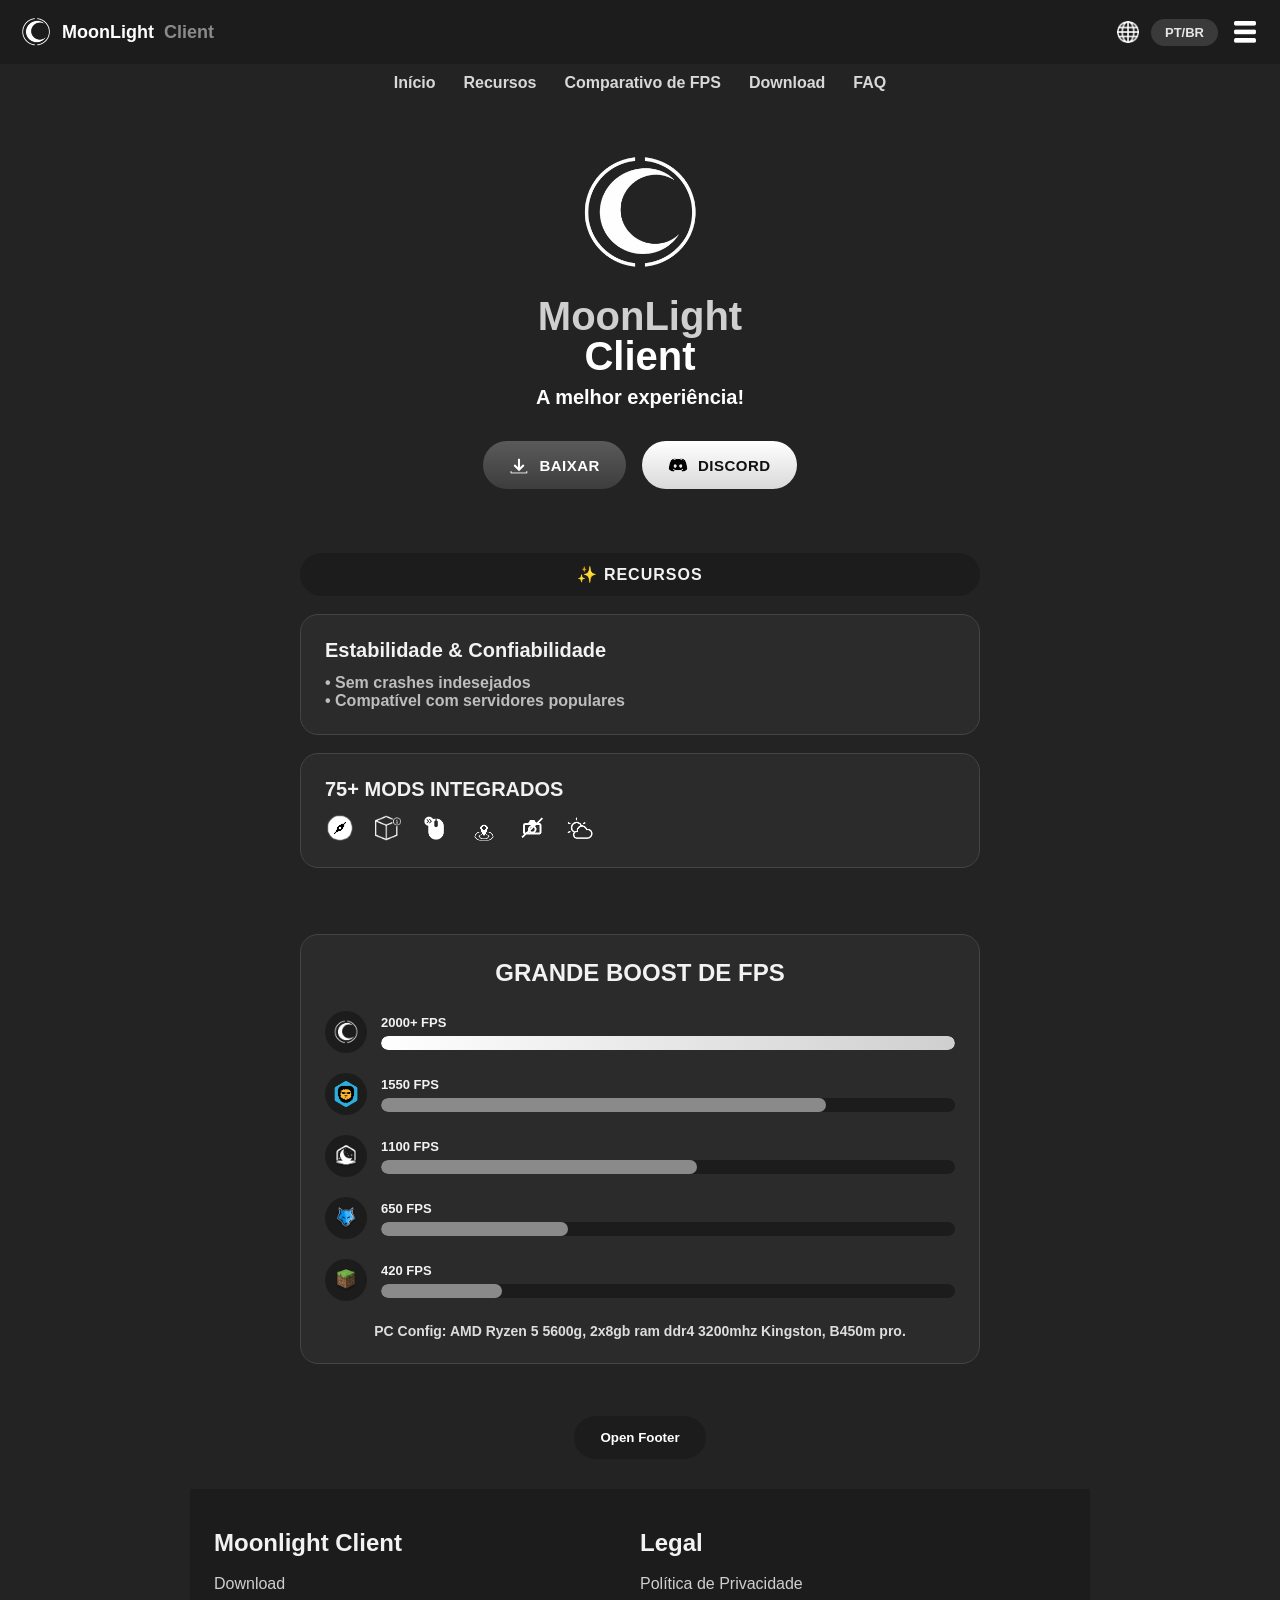
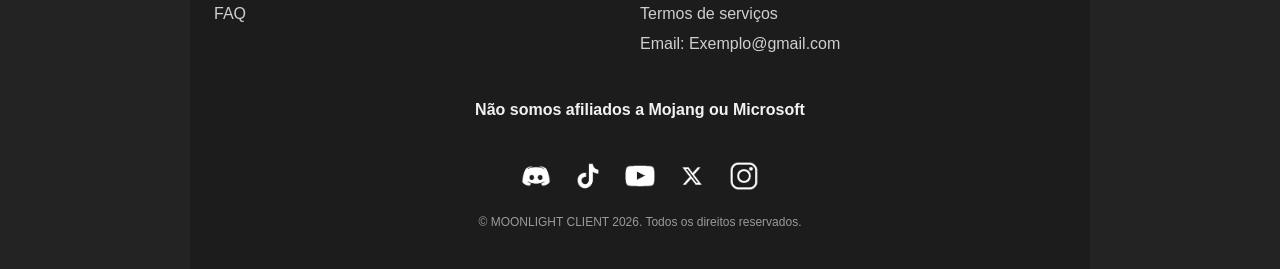
<file: index.html>
<!DOCTYPE html>
<html lang="pt-br">
<head>
<meta charset="UTF-8">
<meta name="viewport" content="width=device-width, initial-scale=1.0">
<title>MoonLight Client — A melhor experiência</title>
<link rel="icon" href="assets/img/brand/logo.png">
<link rel="stylesheet" href="assets/css/style.css?v=6">
</head>
<body>

<header class="topbar">
    <a class="brand" href="index.html">
        <img src="assets/img/brand/logo.png" alt="">
        <span class="brand-name">MoonLight</span>
        <span class="brand-sub">Client</span>
    </a>
    <div class="topbar-actions">
        <div class="lang-dropdown">
            <button class="icon-btn" id="lang-btn" aria-label="Idioma">
                <img src="assets/img/ui/globe.png" alt="">
            </button>
            <span class="lang-pill" id="lang-btn-pill"><span id="lang-current">PT/BR</span></span>
            <div class="lang-menu" id="lang-menu">
                <button data-lang="pt-br">PT/BR</button>
                <button data-lang="pt-pt">PT/PT</button>
                <button data-lang="en-us">EN/US</button>
                <button data-lang="es">ES</button>
            </div>
        </div>
        <button class="icon-btn" id="menu-btn" aria-label="Menu">
            <img src="assets/img/ui/burger.png" alt="">
        </button>
    </div>
</header>

<nav class="mobile-nav" id="mobile-nav">
    <a href="index.html" data-i18n="navInicio">Início</a>
    <a href="#recursos" data-i18n="navRecursos">Recursos</a>
    <a href="#fps" data-i18n="navFps">Comparativo de FPS</a>
    <a href="download.html" data-i18n="navDownload">Download</a>
    <a href="faq.html" data-i18n="navFaq">FAQ</a>
</nav>

<main>

<section class="hero reveal">
    <img class="hero-logo" src="assets/img/brand/logo.png" alt="MoonLight">
    <h1>MoonLight<span>Client</span></h1>
    <p class="tagline" data-i18n="tagline">A melhor experiência!</p>

    <div class="hero-actions" id="download">
        <a class="pill pill-gray" href="download.html" id="download-btn">
            <img src="assets/img/ui/download.png" alt="">
            <span data-i18n="download">BAIXAR</span>
        </a>
        <a class="pill pill-white" href="https://discord.gg/RVw6DYE8Tv" target="_blank" rel="noopener">
            <img src="assets/img/social/blackdiscord.png" alt="">
            <span data-i18n="discord">DISCORD</span>
        </a>
    </div>
</section>

<section class="section reveal" id="recursos">
    <div class="section-tag" data-i18n="recursosTag">✨ RECURSOS</div>

    <div class="card">
        <h3 data-i18n="stabilityTitle">Estabilidade &amp; Confiabilidade</h3>
        <ul>
            <li data-i18n="stabilityLi1">Sem crashes indesejados</li>
            <li data-i18n="stabilityLi2">Compatível com servidores populares</li>
        </ul>
    </div>

    <div class="card">
        <h3 data-i18n="modsTitle">75+ MODS INTEGRADOS</h3>
        <div class="feature-icons">
            <span class="feature-icon"><img src="assets/img/features/direction.png" alt=""></span>
            <span class="feature-icon"><img src="assets/img/features/blockinfo.png" alt=""></span>
            <span class="feature-icon"><img src="assets/img/features/mousestrokes.png" alt=""></span>
            <span class="feature-icon"><img src="assets/img/features/waypoints.png" alt=""></span>
            <span class="feature-icon"><img src="assets/img/features/nohurtcam.png" alt=""></span>
            <span class="feature-icon"><img src="assets/img/features/weather_changer.png" alt=""></span>
        </div>
    </div>
</section>

<section class="section reveal" id="fps">
    <div class="card fps-card">
        <h2 data-i18n="fpsTitle">GRANDE BOOST DE FPS</h2>

        <div class="fps-row">
            <div class="fps-icon"><img src="assets/img/brand/logo.png" alt="MoonLight"></div>
            <div class="fps-bar-area">
                <span class="fps-label">2000+ FPS</span>
                <div class="fps-track"><div class="fps-fill fps-fill-us" data-width="100"></div></div>
            </div>
        </div>

        <div class="fps-row">
            <div class="fps-icon"><img src="assets/img/clients/badlion.png" alt="Badlion"></div>
            <div class="fps-bar-area">
                <span class="fps-label">1550 FPS</span>
                <div class="fps-track"><div class="fps-fill" data-width="77.5"></div></div>
            </div>
        </div>

        <div class="fps-row">
            <div class="fps-icon"><img src="assets/img/clients/lunar.png" alt="Lunar"></div>
            <div class="fps-bar-area">
                <span class="fps-label">1100 FPS</span>
                <div class="fps-track"><div class="fps-fill" data-width="55"></div></div>
            </div>
        </div>

        <div class="fps-row">
            <div class="fps-icon"><img src="assets/img/clients/labymod.png" alt="LabyMod"></div>
            <div class="fps-bar-area">
                <span class="fps-label">650 FPS</span>
                <div class="fps-track"><div class="fps-fill" data-width="32.5"></div></div>
            </div>
        </div>

        <div class="fps-row">
            <div class="fps-icon"><img src="assets/img/clients/vanilla.png" alt="Vanilla"></div>
            <div class="fps-bar-area">
                <span class="fps-label">420 FPS</span>
                <div class="fps-track"><div class="fps-fill" data-width="21"></div></div>
            </div>
        </div>

        <p class="fps-config" data-i18n="fpsConfig">PC Config: AMD Ryzen 5 5600g, 2x8gb ram ddr4 3200mhz Kingston, B450m pro.</p>
    </div>
</section>

</main>

<button class="open-footer" id="open-footer" data-i18n="openFooter">Open Footer</button>

<footer class="footer" id="site-footer">
    <div class="footer-col">
        <h3 data-i18n="footerBrand">Moonlight Client</h3>
        <a href="download.html" data-i18n="navDownload">Download</a>
        <a href="faq.html" data-i18n="footerFaq">FAQ</a>
    </div>

    <div class="footer-col">
        <h3 data-i18n="footerLegal">Legal</h3>
        <a href="privacidade.html" data-i18n="footerPriv">Política de Privacidade</a>
        <a href="termos.html" data-i18n="footerTerms">Termos de serviços</a>
        <a href="mailto:exemplo@gmail.com" data-i18n="footerEmail">Email: Exemplo@gmail.com</a>
    </div>

    <p class="footer-disclaimer" data-i18n="footerDisclaimer">Não somos afiliados a Mojang ou Microsoft</p>

    <div class="footer-social">
        <a href="https://discord.gg/RVw6DYE8Tv" target="_blank" rel="noopener"><img src="assets/img/social/discord.png" alt="Discord"></a>
        <a href="tiktokaqui" target="_blank" rel="noopener"><img src="assets/img/social/tiktok.png" alt="TikTok"></a>
        <a href="https://youtube.com/@moonlightclient1off?si=-hv3l6DIvjP28yxg" target="_blank" rel="noopener"><img src="assets/img/social/youtube.png" alt="YouTube"></a>
        <a href="xaqui" target="_blank" rel="noopener"><img src="assets/img/social/x.png" alt="X"></a>
        <a href="instagramaqui" target="_blank" rel="noopener"><img src="assets/img/social/instagram.png" alt="Instagram"></a>
    </div>

    <p class="footer-copy" data-i18n="footerCopy">© MOONLIGHT CLIENT 2026. Todos os direitos reservados.</p>
</footer>

<script src="assets/js/config.js?v=6"></script>
<script src="assets/js/i18n.js?v=6"></script>
<script src="assets/js/main.js?v=6"></script>
</body>
</html>
</file>
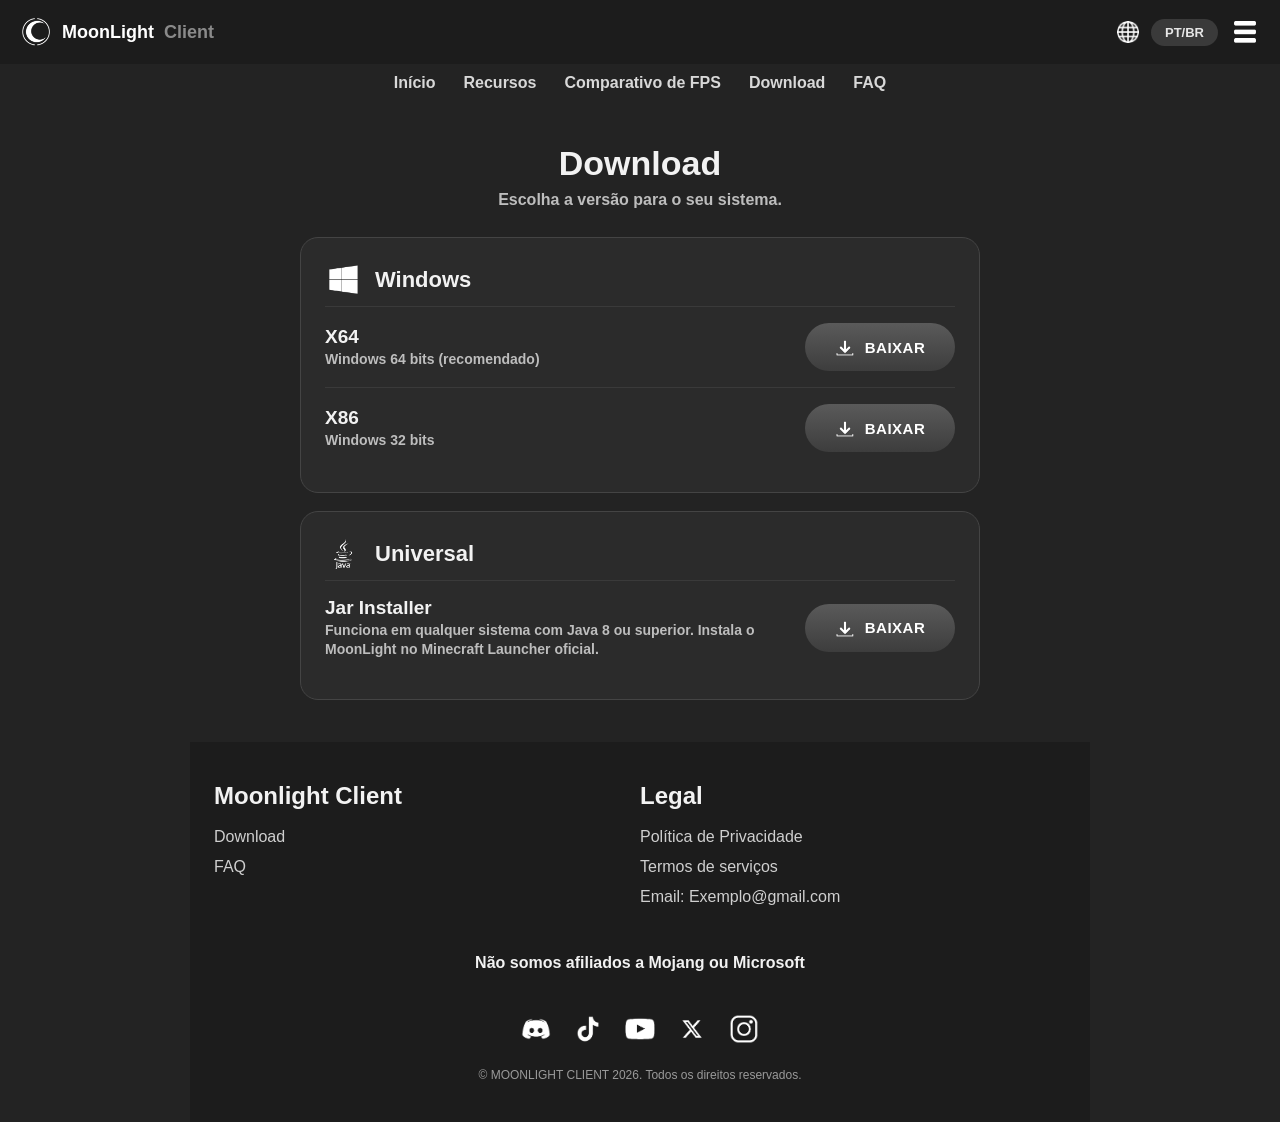
<file: download.html>
<!DOCTYPE html>
<html lang="pt-br">
<head>
<meta charset="UTF-8">
<meta name="viewport" content="width=device-width, initial-scale=1.0">
<title>Download — MoonLight Client</title>
<link rel="icon" href="assets/img/brand/logo.png">
<link rel="stylesheet" href="assets/css/style.css?v=6">
</head>
<body>

<header class="topbar">
    <a class="brand" href="index.html">
        <img src="assets/img/brand/logo.png" alt="">
        <span class="brand-name">MoonLight</span>
        <span class="brand-sub">Client</span>
    </a>
    <div class="topbar-actions">
        <div class="lang-dropdown">
            <button class="icon-btn" id="lang-btn" aria-label="Idioma">
                <img src="assets/img/ui/globe.png" alt="">
            </button>
            <span class="lang-pill"><span id="lang-current">PT/BR</span></span>
            <div class="lang-menu" id="lang-menu">
                <button data-lang="pt-br">PT/BR</button>
                <button data-lang="pt-pt">PT/PT</button>
                <button data-lang="en-us">EN/US</button>
                <button data-lang="es">ES</button>
            </div>
        </div>
        <button class="icon-btn" id="menu-btn" aria-label="Menu">
            <img src="assets/img/ui/burger.png" alt="">
        </button>
    </div>
</header>

<nav class="mobile-nav" id="mobile-nav">
    <a href="index.html" data-i18n="navInicio">Início</a>
    <a href="index.html#recursos" data-i18n="navRecursos">Recursos</a>
    <a href="index.html#fps" data-i18n="navFps">Comparativo de FPS</a>
    <a href="download.html" data-i18n="navDownload">Download</a>
    <a href="faq.html" data-i18n="navFaq">FAQ</a>
</nav>

<main class="section reveal">
    <h1 class="dl-title" data-i18n="dlTitle">Download</h1>
    <p class="dl-sub" data-i18n="dlSubtitle">Escolha a versão para o seu sistema.</p>

    <section class="card dl-group" id="windows">
        <div class="dl-head">
            <img class="dl-icon" src="assets/img/ui/windows.png" alt="">
            <h2 data-i18n="dlWindows">Windows</h2>
        </div>
        <div class="dl-row">
            <div class="dl-info">
                <strong data-i18n="dlX64">X64</strong>
                <span data-i18n="dlX64Desc">Windows 64 bits (recomendado)</span>
            </div>
            <a class="pill pill-gray dl-btn" href="#" data-download="windowsX64">
                <img src="assets/img/ui/download.png" alt="">
                <span data-i18n="download">BAIXAR</span>
            </a>
        </div>
        <div class="dl-row">
            <div class="dl-info">
                <strong data-i18n="dlX86">X86</strong>
                <span data-i18n="dlX86Desc">Windows 32 bits</span>
            </div>
            <a class="pill pill-gray dl-btn" href="#" data-download="windowsX86">
                <img src="assets/img/ui/download.png" alt="">
                <span data-i18n="download">BAIXAR</span>
            </a>
        </div>
    </section>

    <section class="card dl-group" id="universal">
        <div class="dl-head">
            <img class="dl-icon" src="assets/img/ui/universal.png" alt="">
            <h2 data-i18n="dlUniversal">Universal</h2>
        </div>
        <div class="dl-row">
            <div class="dl-info">
                <strong data-i18n="dlJar">Jar Installer</strong>
                <span data-i18n="dlJarDesc">Funciona em qualquer sistema com Java 8 ou superior. Instala o MoonLight no Minecraft Launcher oficial.</span>
            </div>
            <a class="pill pill-gray dl-btn" href="#" data-download="jarInstaller">
                <img src="assets/img/ui/download.png" alt="">
                <span data-i18n="download">BAIXAR</span>
            </a>
        </div>
    </section>
</main>

<footer class="footer" id="site-footer">
    <div class="footer-col">
        <h3 data-i18n="footerBrand">Moonlight Client</h3>
        <a href="download.html" data-i18n="navDownload">Download</a>
        <a href="faq.html" data-i18n="footerFaq">FAQ</a>
    </div>

    <div class="footer-col">
        <h3 data-i18n="footerLegal">Legal</h3>
        <a href="privacidade.html" data-i18n="footerPriv">Política de Privacidade</a>
        <a href="termos.html" data-i18n="footerTerms">Termos de serviços</a>
        <a href="mailto:exemplo@gmail.com" data-i18n="footerEmail">Email: Exemplo@gmail.com</a>
    </div>

    <p class="footer-disclaimer" data-i18n="footerDisclaimer">Não somos afiliados a Mojang ou Microsoft</p>

    <div class="footer-social">
        <a href="discordaqui" target="_blank" rel="noopener"><img src="assets/img/social/discord.png" alt="Discord"></a>
        <a href="tiktokaqui" target="_blank" rel="noopener"><img src="assets/img/social/tiktok.png" alt="TikTok"></a>
        <a href="youtubeaqui" target="_blank" rel="noopener"><img src="assets/img/social/youtube.png" alt="YouTube"></a>
        <a href="xaqui" target="_blank" rel="noopener"><img src="assets/img/social/x.png" alt="X"></a>
        <a href="instagramaqui" target="_blank" rel="noopener"><img src="assets/img/social/instagram.png" alt="Instagram"></a>
    </div>

    <p class="footer-copy" data-i18n="footerCopy">© MOONLIGHT CLIENT 2026. Todos os direitos reservados.</p>
</footer>

<script src="assets/js/config.js?v=6"></script>
<script src="assets/js/i18n.js?v=6"></script>
<script src="assets/js/download.js?v=6"></script>
<script src="assets/js/main.js?v=6"></script>
</body>
</html>
</file>
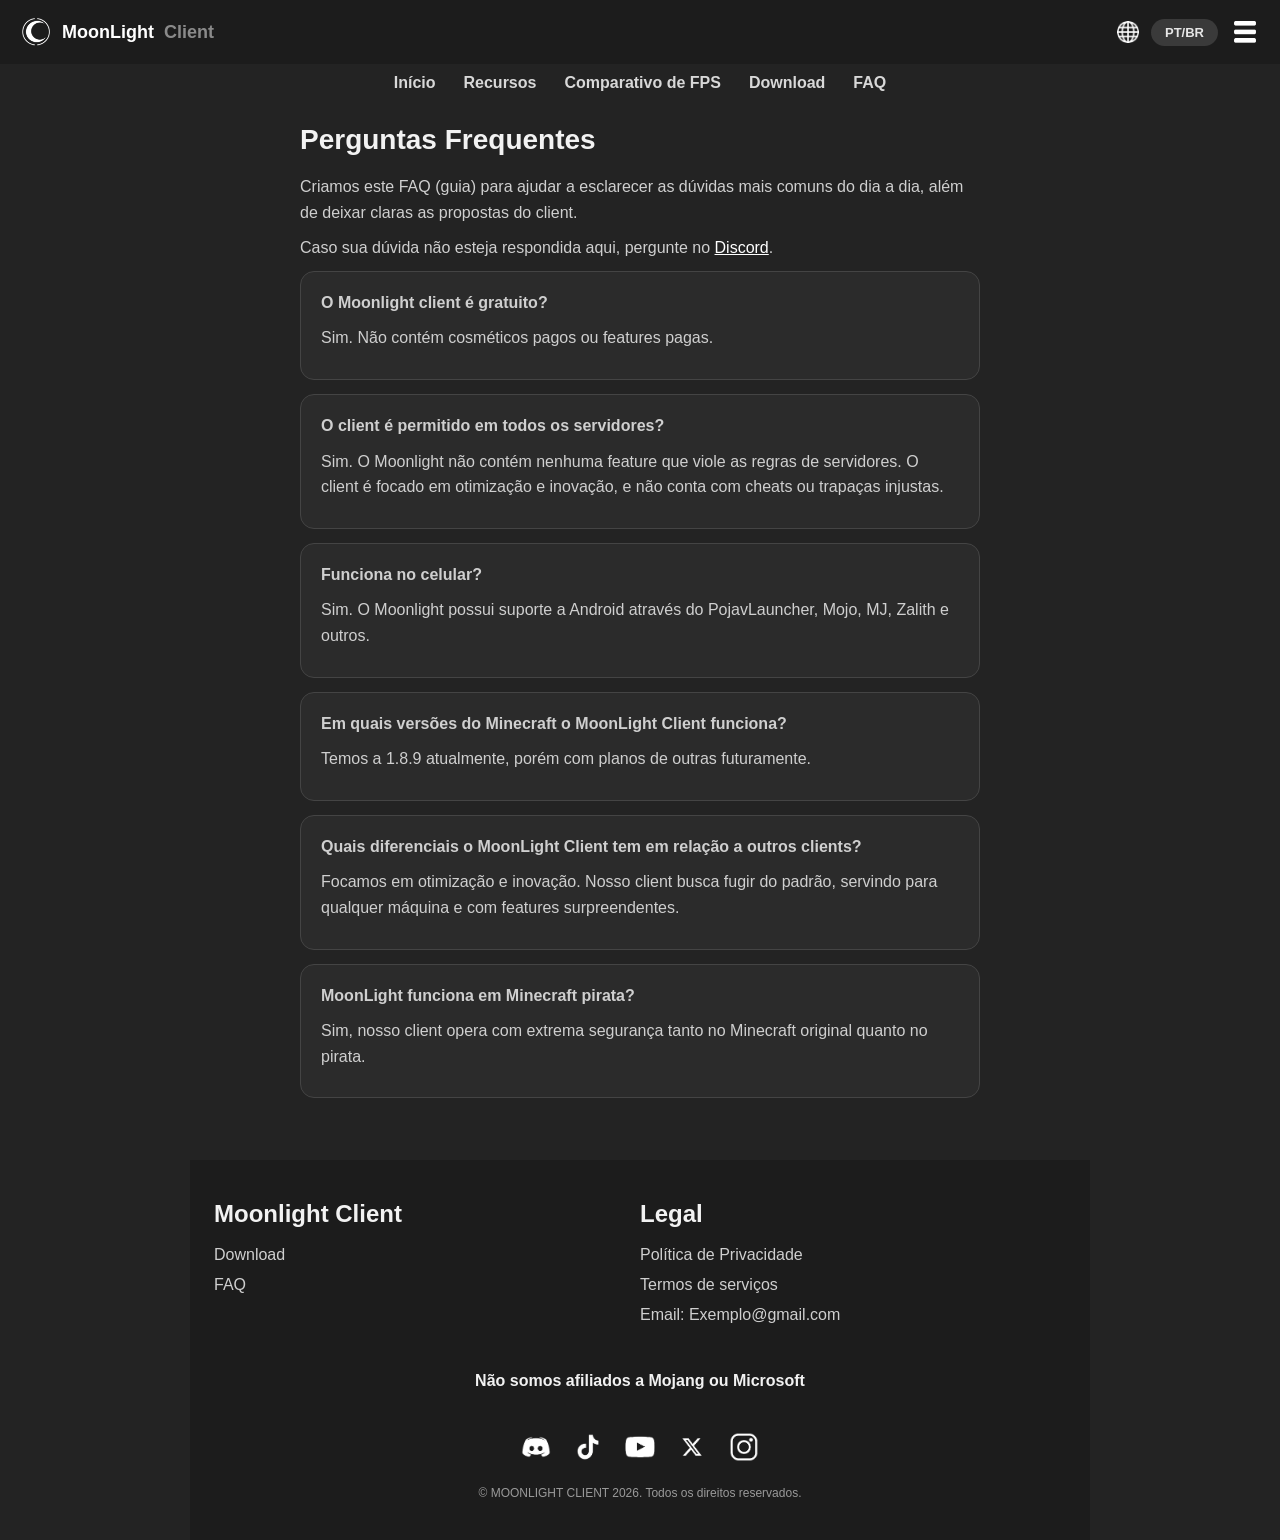
<file: faq.html>
<!DOCTYPE html>
<html lang="pt-br">
<head>
<meta charset="UTF-8">
<meta name="viewport" content="width=device-width, initial-scale=1.0">
<title>FAQ — MoonLight Client</title>
<link rel="icon" href="assets/img/brand/logo.png">
<link rel="stylesheet" href="assets/css/style.css?v=5">
</head>
<body>

<header class="topbar">
    <a class="brand" href="index.html">
        <img src="assets/img/brand/logo.png" alt="">
        <span class="brand-name">MoonLight</span>
        <span class="brand-sub">Client</span>
    </a>
    <div class="topbar-actions">
        <div class="lang-dropdown">
            <button class="icon-btn" id="lang-btn" aria-label="Idioma">
                <img src="assets/img/ui/globe.png" alt="">
            </button>
            <span class="lang-pill"><span id="lang-current">PT/BR</span></span>
            <div class="lang-menu" id="lang-menu">
                <button data-lang="pt-br">PT/BR</button>
                <button data-lang="pt-pt">PT/PT</button>
                <button data-lang="en-us">EN/US</button>
                <button data-lang="es">ES</button>
            </div>
        </div>
        <button class="icon-btn" id="menu-btn" aria-label="Menu">
            <img src="assets/img/ui/burger.png" alt="">
        </button>
    </div>
</header>

<nav class="mobile-nav" id="mobile-nav">
    <a href="index.html" data-i18n="navInicio">Início</a>
    <a href="index.html#recursos" data-i18n="navRecursos">Recursos</a>
    <a href="index.html#fps" data-i18n="navFps">Comparativo de FPS</a>
    <a href="index.html#download" data-i18n="navDownload">Download</a>
    <a href="faq.html" data-i18n="navFaq">FAQ</a>
</nav>

<main class="section legal-content reveal">
    <h1 data-i18n="faqTitle">Perguntas Frequentes</h1>
    <p data-i18n="faqIntro1">Criamos este FAQ (guia) para ajudar a esclarecer as dúvidas mais comuns do dia a dia, além de deixar claras as propostas do client.</p>
    <p><span data-i18n="faqIntro2Pre">Caso sua dúvida não esteja respondida aqui, pergunte no</span> <a href="discordaqui" target="_blank" rel="noopener" data-i18n="faqDiscordLink">Discord</a>.</p>

    <div class="faq-item">
        <p class="faq-q" data-i18n="faqQ1">O Moonlight client é gratuito?</p>
        <p class="faq-a" data-i18n="faqA1">Sim. Não contém cosméticos pagos ou features pagas.</p>
    </div>

    <div class="faq-item">
        <p class="faq-q" data-i18n="faqQ2">O client é permitido em todos os servidores?</p>
        <p class="faq-a" data-i18n="faqA2">Sim. O Moonlight não contém nenhuma feature que viole as regras de servidores. O client é focado em otimização e inovação, e não conta com cheats ou trapaças injustas.</p>
    </div>

    <div class="faq-item">
        <p class="faq-q" data-i18n="faqQ3">Funciona no celular?</p>
        <p class="faq-a" data-i18n="faqA3">Sim. O Moonlight possui suporte a Android através do PojavLauncher, Mojo, MJ, Zalith e outros.</p>
    </div>

    <div class="faq-item">
        <p class="faq-q" data-i18n="faqQ4">Em quais versões do Minecraft o MoonLight Client funciona?</p>
        <p class="faq-a" data-i18n="faqA4">Temos a 1.8.9 atualmente, porém com planos de outras futuramente.</p>
    </div>

    <div class="faq-item">
        <p class="faq-q" data-i18n="faqQ5">Quais diferenciais o MoonLight Client tem em relação a outros clients?</p>
        <p class="faq-a" data-i18n="faqA5">Focamos em otimização e inovação. Nosso client busca fugir do padrão, servindo para qualquer máquina e com features surpreendentes.</p>
    </div>

    <div class="faq-item">
        <p class="faq-q" data-i18n="faqQ6">MoonLight funciona em Minecraft pirata?</p>
        <p class="faq-a" data-i18n="faqA6">Sim, nosso client opera com extrema segurança tanto no Minecraft original quanto no pirata.</p>
    </div>
</main>

<footer class="footer" id="site-footer">
    <div class="footer-col">
        <h3 data-i18n="footerBrand">Moonlight Client</h3>
        <a href="index.html#download" data-i18n="navDownload">Download</a>
        <a href="faq.html" data-i18n="footerFaq">FAQ</a>
    </div>

    <div class="footer-col">
        <h3 data-i18n="footerLegal">Legal</h3>
        <a href="privacidade.html" data-i18n="footerPriv">Política de Privacidade</a>
        <a href="termos.html" data-i18n="footerTerms">Termos de serviços</a>
        <a href="mailto:exemplo@gmail.com" data-i18n="footerEmail">Email: Exemplo@gmail.com</a>
    </div>

    <p class="footer-disclaimer" data-i18n="footerDisclaimer">Não somos afiliados a Mojang ou Microsoft</p>

    <div class="footer-social">
        <a href="discordaqui" target="_blank" rel="noopener"><img src="assets/img/social/discord.png" alt="Discord"></a>
        <a href="tiktokaqui" target="_blank" rel="noopener"><img src="assets/img/social/tiktok.png" alt="TikTok"></a>
        <a href="youtubeaqui" target="_blank" rel="noopener"><img src="assets/img/social/youtube.png" alt="YouTube"></a>
        <a href="xaqui" target="_blank" rel="noopener"><img src="assets/img/social/x.png" alt="X"></a>
        <a href="instagramaqui" target="_blank" rel="noopener"><img src="assets/img/social/instagram.png" alt="Instagram"></a>
    </div>

    <p class="footer-copy" data-i18n="footerCopy">© MOONLIGHT CLIENT 2026. Todos os direitos reservados.</p>
</footer>

<script src="assets/js/config.js?v=5"></script>
<script src="assets/js/i18n.js?v=5"></script>
<script src="assets/js/main.js?v=5"></script>
</body>
</html>
</file>
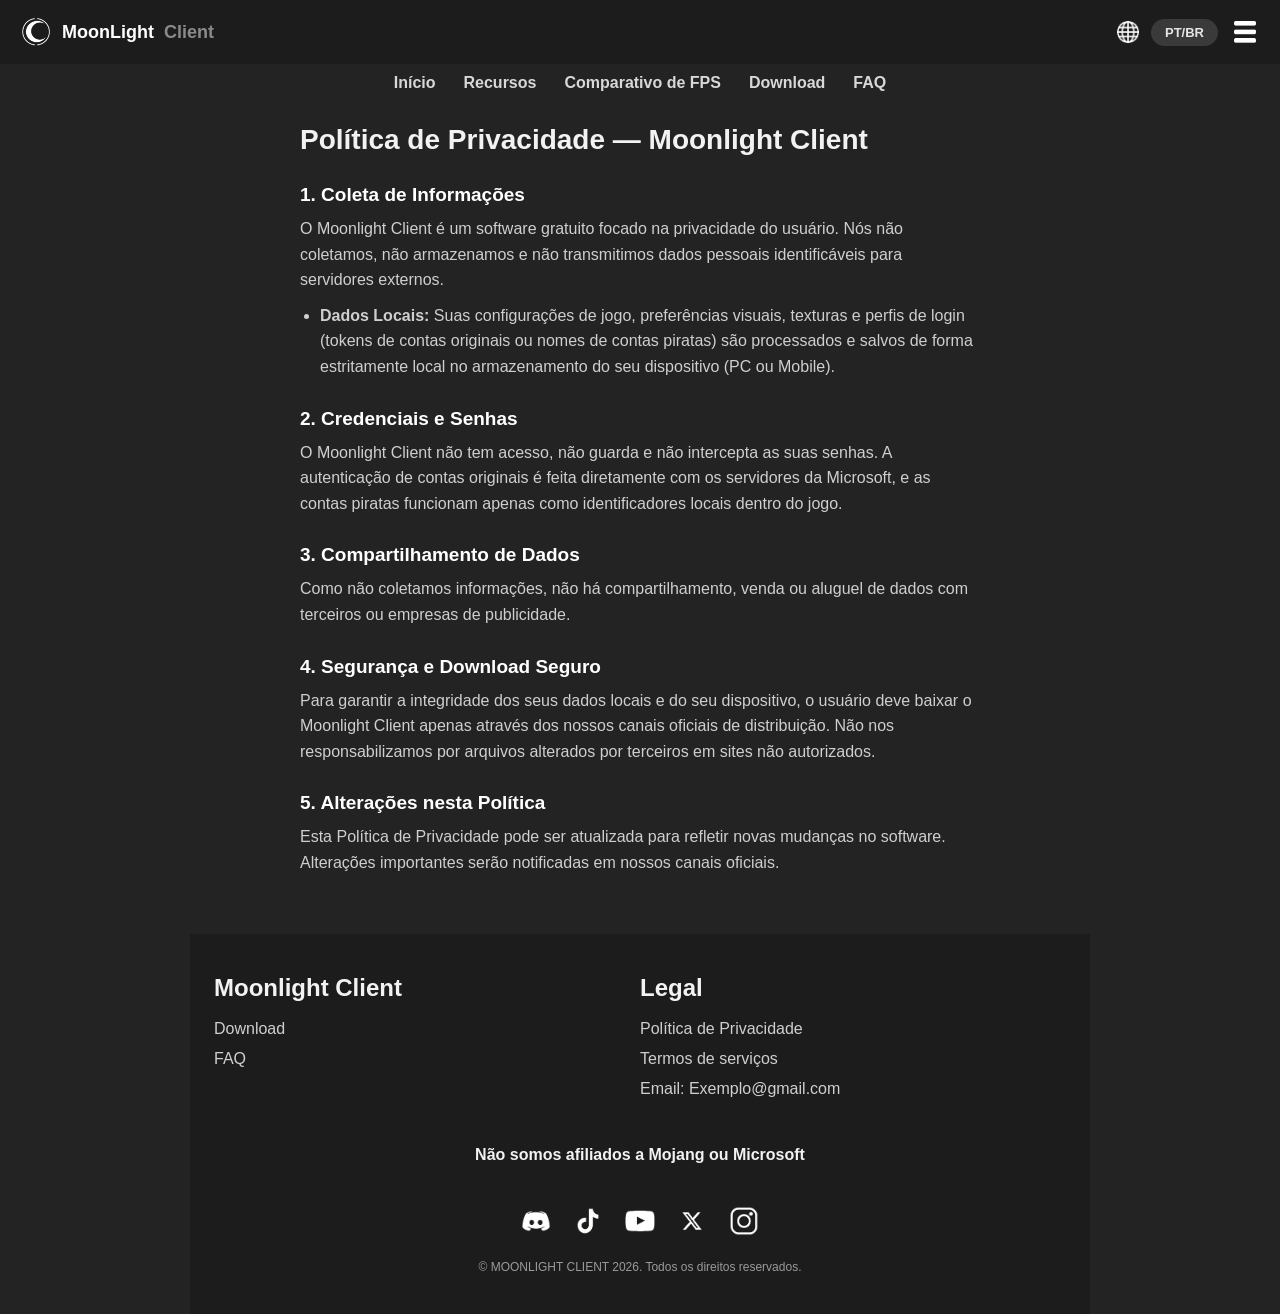
<file: privacidade.html>
<!DOCTYPE html>
<html lang="pt-br">
<head>
<meta charset="UTF-8">
<meta name="viewport" content="width=device-width, initial-scale=1.0">
<title>Política de Privacidade — MoonLight Client</title>
<link rel="icon" href="assets/img/brand/logo.png">
<link rel="stylesheet" href="assets/css/style.css?v=6">
</head>
<body>

<header class="topbar">
    <a class="brand" href="index.html">
        <img src="assets/img/brand/logo.png" alt="">
        <span class="brand-name">MoonLight</span>
        <span class="brand-sub">Client</span>
    </a>
    <div class="topbar-actions">
        <div class="lang-dropdown">
            <button class="icon-btn" id="lang-btn" aria-label="Idioma">
                <img src="assets/img/ui/globe.png" alt="">
            </button>
            <span class="lang-pill"><span id="lang-current">PT/BR</span></span>
            <div class="lang-menu" id="lang-menu">
                <button data-lang="pt-br">PT/BR</button>
                <button data-lang="pt-pt">PT/PT</button>
                <button data-lang="en-us">EN/US</button>
                <button data-lang="es">ES</button>
            </div>
        </div>
        <button class="icon-btn" id="menu-btn" aria-label="Menu">
            <img src="assets/img/ui/burger.png" alt="">
        </button>
    </div>
</header>

<nav class="mobile-nav" id="mobile-nav">
    <a href="index.html" data-i18n="navInicio">Início</a>
    <a href="index.html#recursos" data-i18n="navRecursos">Recursos</a>
    <a href="index.html#fps" data-i18n="navFps">Comparativo de FPS</a>
    <a href="download.html" data-i18n="navDownload">Download</a>
    <a href="faq.html" data-i18n="navFaq">FAQ</a>
</nav>

<main class="section legal-content reveal">
    <h1 data-i18n="privTitle">Política de Privacidade — Moonlight Client</h1>

    <h2 data-i18n="priv1Title">1. Coleta de Informações</h2>
    <p data-i18n="priv1Body">O Moonlight Client é um software gratuito focado na privacidade do usuário. Nós não coletamos, não armazenamos e não transmitimos dados pessoais identificáveis para servidores externos.</p>
    <ul>
        <li><strong data-i18n="priv1LiStrong">Dados Locais:</strong> <span data-i18n="priv1Li">Suas configurações de jogo, preferências visuais, texturas e perfis de login (tokens de contas originais ou nomes de contas piratas) são processados e salvos de forma estritamente local no armazenamento do seu dispositivo (PC ou Mobile).</span></li>
    </ul>

    <h2 data-i18n="priv2Title">2. Credenciais e Senhas</h2>
    <p data-i18n="priv2Body">O Moonlight Client não tem acesso, não guarda e não intercepta as suas senhas. A autenticação de contas originais é feita diretamente com os servidores da Microsoft, e as contas piratas funcionam apenas como identificadores locais dentro do jogo.</p>

    <h2 data-i18n="priv3Title">3. Compartilhamento de Dados</h2>
    <p data-i18n="priv3Body">Como não coletamos informações, não há compartilhamento, venda ou aluguel de dados com terceiros ou empresas de publicidade.</p>

    <h2 data-i18n="priv4Title">4. Segurança e Download Seguro</h2>
    <p data-i18n="priv4Body">Para garantir a integridade dos seus dados locais e do seu dispositivo, o usuário deve baixar o Moonlight Client apenas através dos nossos canais oficiais de distribuição. Não nos responsabilizamos por arquivos alterados por terceiros em sites não autorizados.</p>

    <h2 data-i18n="priv5Title">5. Alterações nesta Política</h2>
    <p data-i18n="priv5Body">Esta Política de Privacidade pode ser atualizada para refletir novas mudanças no software. Alterações importantes serão notificadas em nossos canais oficiais.</p>
</main>

<footer class="footer" id="site-footer">
    <div class="footer-col">
        <h3 data-i18n="footerBrand">Moonlight Client</h3>
        <a href="download.html" data-i18n="navDownload">Download</a>
        <a href="faq.html" data-i18n="footerFaq">FAQ</a>
    </div>

    <div class="footer-col">
        <h3 data-i18n="footerLegal">Legal</h3>
        <a href="privacidade.html" data-i18n="footerPriv">Política de Privacidade</a>
        <a href="termos.html" data-i18n="footerTerms">Termos de serviços</a>
        <a href="mailto:exemplo@gmail.com" data-i18n="footerEmail">Email: Exemplo@gmail.com</a>
    </div>

    <p class="footer-disclaimer" data-i18n="footerDisclaimer">Não somos afiliados a Mojang ou Microsoft</p>

    <div class="footer-social">
        <a href="discordaqui" target="_blank" rel="noopener"><img src="assets/img/social/discord.png" alt="Discord"></a>
        <a href="tiktokaqui" target="_blank" rel="noopener"><img src="assets/img/social/tiktok.png" alt="TikTok"></a>
        <a href="youtubeaqui" target="_blank" rel="noopener"><img src="assets/img/social/youtube.png" alt="YouTube"></a>
        <a href="xaqui" target="_blank" rel="noopener"><img src="assets/img/social/x.png" alt="X"></a>
        <a href="instagramaqui" target="_blank" rel="noopener"><img src="assets/img/social/instagram.png" alt="Instagram"></a>
    </div>

    <p class="footer-copy" data-i18n="footerCopy">© MOONLIGHT CLIENT 2026. Todos os direitos reservados.</p>
</footer>

<script src="assets/js/config.js?v=6"></script>
<script src="assets/js/i18n.js?v=6"></script>
<script src="assets/js/main.js?v=6"></script>
</body>
</html>
</file>
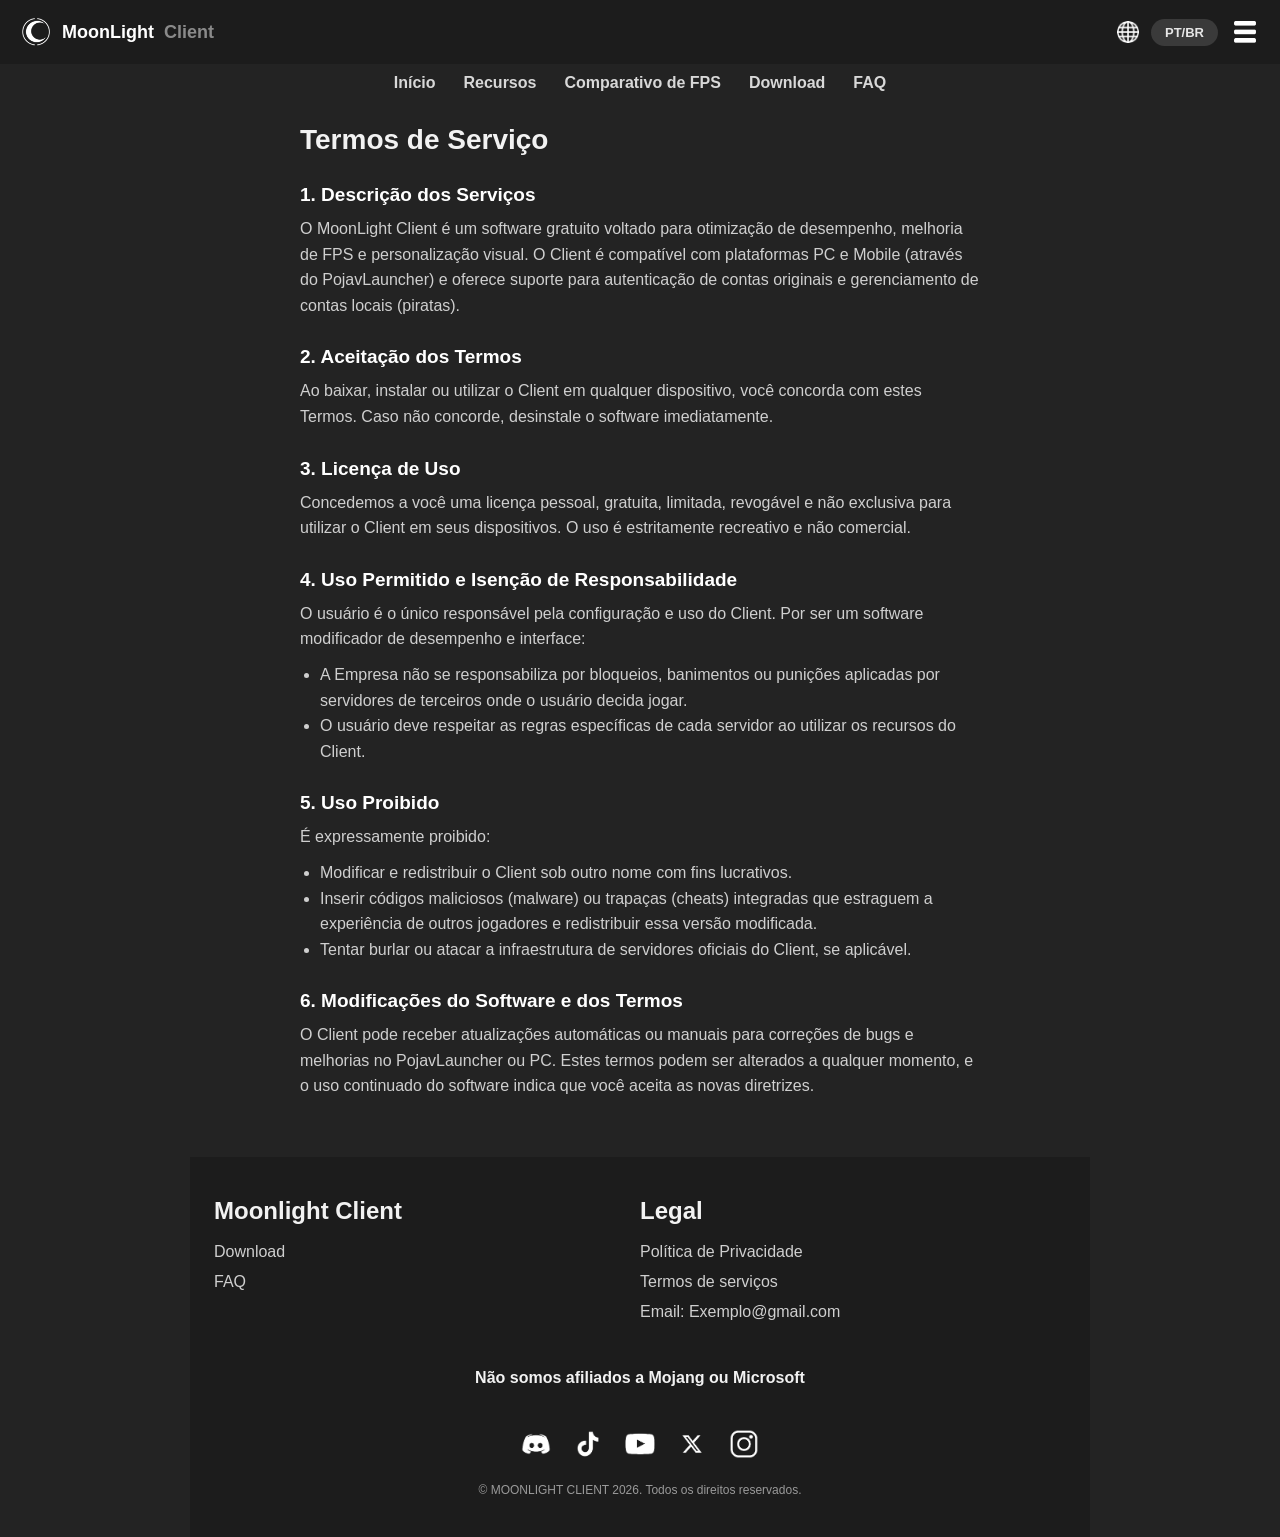
<file: termos.html>
<!DOCTYPE html>
<html lang="pt-br">
<head>
<meta charset="UTF-8">
<meta name="viewport" content="width=device-width, initial-scale=1.0">
<title>Termos de Serviço — MoonLight Client</title>
<link rel="icon" href="assets/img/brand/logo.png">
<link rel="stylesheet" href="assets/css/style.css?v=6">
</head>
<body>

<header class="topbar">
    <a class="brand" href="index.html">
        <img src="assets/img/brand/logo.png" alt="">
        <span class="brand-name">MoonLight</span>
        <span class="brand-sub">Client</span>
    </a>
    <div class="topbar-actions">
        <div class="lang-dropdown">
            <button class="icon-btn" id="lang-btn" aria-label="Idioma">
                <img src="assets/img/ui/globe.png" alt="">
            </button>
            <span class="lang-pill"><span id="lang-current">PT/BR</span></span>
            <div class="lang-menu" id="lang-menu">
                <button data-lang="pt-br">PT/BR</button>
                <button data-lang="pt-pt">PT/PT</button>
                <button data-lang="en-us">EN/US</button>
                <button data-lang="es">ES</button>
            </div>
        </div>
        <button class="icon-btn" id="menu-btn" aria-label="Menu">
            <img src="assets/img/ui/burger.png" alt="">
        </button>
    </div>
</header>

<nav class="mobile-nav" id="mobile-nav">
    <a href="index.html" data-i18n="navInicio">Início</a>
    <a href="index.html#recursos" data-i18n="navRecursos">Recursos</a>
    <a href="index.html#fps" data-i18n="navFps">Comparativo de FPS</a>
    <a href="download.html" data-i18n="navDownload">Download</a>
    <a href="faq.html" data-i18n="navFaq">FAQ</a>
</nav>

<main class="section legal-content reveal">
    <h1 data-i18n="tosTitle">Termos de Serviço</h1>

    <h2 data-i18n="tos1Title">1. Descrição dos Serviços</h2>
    <p data-i18n="tos1Body">O MoonLight Client é um software gratuito voltado para otimização de desempenho, melhoria de FPS e personalização visual. O Client é compatível com plataformas PC e Mobile (através do PojavLauncher) e oferece suporte para autenticação de contas originais e gerenciamento de contas locais (piratas).</p>

    <h2 data-i18n="tos2Title">2. Aceitação dos Termos</h2>
    <p data-i18n="tos2Body">Ao baixar, instalar ou utilizar o Client em qualquer dispositivo, você concorda com estes Termos. Caso não concorde, desinstale o software imediatamente.</p>

    <h2 data-i18n="tos3Title">3. Licença de Uso</h2>
    <p data-i18n="tos3Body">Concedemos a você uma licença pessoal, gratuita, limitada, revogável e não exclusiva para utilizar o Client em seus dispositivos. O uso é estritamente recreativo e não comercial.</p>

    <h2 data-i18n="tos4Title">4. Uso Permitido e Isenção de Responsabilidade</h2>
    <p data-i18n="tos4Body">O usuário é o único responsável pela configuração e uso do Client. Por ser um software modificador de desempenho e interface:</p>
    <ul>
        <li data-i18n="tos4Li1">A Empresa não se responsabiliza por bloqueios, banimentos ou punições aplicadas por servidores de terceiros onde o usuário decida jogar.</li>
        <li data-i18n="tos4Li2">O usuário deve respeitar as regras específicas de cada servidor ao utilizar os recursos do Client.</li>
    </ul>

    <h2 data-i18n="tos5Title">5. Uso Proibido</h2>
    <p data-i18n="tos5Body">É expressamente proibido:</p>
    <ul>
        <li data-i18n="tos5Li1">Modificar e redistribuir o Client sob outro nome com fins lucrativos.</li>
        <li data-i18n="tos5Li2">Inserir códigos maliciosos (malware) ou trapaças (cheats) integradas que estraguem a experiência de outros jogadores e redistribuir essa versão modificada.</li>
        <li data-i18n="tos5Li3">Tentar burlar ou atacar a infraestrutura de servidores oficiais do Client, se aplicável.</li>
    </ul>

    <h2 data-i18n="tos6Title">6. Modificações do Software e dos Termos</h2>
    <p data-i18n="tos6Body">O Client pode receber atualizações automáticas ou manuais para correções de bugs e melhorias no PojavLauncher ou PC. Estes termos podem ser alterados a qualquer momento, e o uso continuado do software indica que você aceita as novas diretrizes.</p>
</main>

<footer class="footer" id="site-footer">
    <div class="footer-col">
        <h3 data-i18n="footerBrand">Moonlight Client</h3>
        <a href="download.html" data-i18n="navDownload">Download</a>
        <a href="faq.html" data-i18n="footerFaq">FAQ</a>
    </div>

    <div class="footer-col">
        <h3 data-i18n="footerLegal">Legal</h3>
        <a href="privacidade.html" data-i18n="footerPriv">Política de Privacidade</a>
        <a href="termos.html" data-i18n="footerTerms">Termos de serviços</a>
        <a href="mailto:exemplo@gmail.com" data-i18n="footerEmail">Email: Exemplo@gmail.com</a>
    </div>

    <p class="footer-disclaimer" data-i18n="footerDisclaimer">Não somos afiliados a Mojang ou Microsoft</p>

    <div class="footer-social">
        <a href="discordaqui" target="_blank" rel="noopener"><img src="assets/img/social/discord.png" alt="Discord"></a>
        <a href="tiktokaqui" target="_blank" rel="noopener"><img src="assets/img/social/tiktok.png" alt="TikTok"></a>
        <a href="youtubeaqui" target="_blank" rel="noopener"><img src="assets/img/social/youtube.png" alt="YouTube"></a>
        <a href="xaqui" target="_blank" rel="noopener"><img src="assets/img/social/x.png" alt="X"></a>
        <a href="instagramaqui" target="_blank" rel="noopener"><img src="assets/img/social/instagram.png" alt="Instagram"></a>
    </div>

    <p class="footer-copy" data-i18n="footerCopy">© MOONLIGHT CLIENT 2026. Todos os direitos reservados.</p>
</footer>

<script src="assets/js/config.js?v=6"></script>
<script src="assets/js/i18n.js?v=6"></script>
<script src="assets/js/main.js?v=6"></script>
</body>
</html>
</file>
<file: assets/css/style.css>
html {
    scroll-behavior: smooth;
}

* {
    box-sizing: border-box;
    margin: 0;
    padding: 0;
}

body {
    background: #232323;
    color: #f2f2f2;
    font-family: "Montserrat", "Segoe UI", Arial, sans-serif;
    -webkit-font-smoothing: antialiased;
}

img {
    display: block;
    max-width: 100%;
}

a {
    color: inherit;
    text-decoration: none;
}

.topbar {
    display: flex;
    align-items: center;
    justify-content: space-between;
    padding: 16px 20px;
    background: #1c1c1c;
    position: sticky;
    top: 0;
    z-index: 20;
}

.brand {
    display: flex;
    align-items: center;
    gap: 10px;
}

.brand img {
    width: 32px;
    height: 32px;
}

.brand-name {
    font-weight: 800;
    font-size: 18px;
    color: #ffffff;
}

.brand-sub {
    font-weight: 600;
    font-size: 18px;
    color: #8a8a8a;
}

.topbar-actions {
    display: flex;
    align-items: center;
    gap: 12px;
}

.icon-btn {
    background: none;
    border: none;
    cursor: pointer;
    display: flex;
    align-items: center;
    justify-content: center;
    padding: 4px;
}

.icon-btn img {
    width: 22px;
    height: 22px;
}

.lang-pill {
    background: #3a3a3a;
    border-radius: 999px;
    padding: 6px 14px;
    font-size: 13px;
    font-weight: 700;
    color: #e6e6e6;
}

.mobile-nav {
    display: flex;
    flex-direction: column;
    background: #1c1c1c;
    padding: 0 20px;
    max-height: 0;
    overflow: hidden;
    opacity: 0;
    transition: max-height 0.4s ease, opacity 0.35s ease, padding 0.4s ease;
}

.mobile-nav.open {
    max-height: 400px;
    opacity: 1;
    padding: 8px 20px 18px;
}

.mobile-nav a {
    padding: 10px 0;
    font-weight: 600;
    color: #d8d8d8;
    border-bottom: 1px solid #2c2c2c;
}

.hero {
    text-align: center;
    padding: 56px 24px 40px;
}

.hero-logo {
    width: 130px;
    height: 130px;
    margin: 0 auto 18px;
}

.hero h1 {
    font-size: 40px;
    font-weight: 800;
    color: #cfcfcf;
    line-height: 1;
}

.hero h1 span {
    display: block;
    color: #ffffff;
}

.tagline {
    margin-top: 10px;
    font-size: 20px;
    font-weight: 700;
    color: #ffffff;
}

.hero-actions {
    display: flex;
    justify-content: center;
    gap: 16px;
    margin-top: 32px;
    flex-wrap: wrap;
}

.pill {
    display: flex;
    align-items: center;
    gap: 10px;
    padding: 14px 26px;
    border-radius: 999px;
    font-weight: 800;
    font-size: 15px;
    letter-spacing: 0.5px;
}

.pill img {
    width: 20px;
    height: 20px;
}

.pill-gray {
    background: linear-gradient(180deg, #5a5a5a, #3d3d3d);
    color: #ffffff;
}

.pill-white {
    background: linear-gradient(180deg, #ffffff, #d9d9d9);
    color: #111111;
}

.section {
    padding: 24px 20px;
    max-width: 720px;
    margin: 0 auto;
}

.section-tag {
    background: #1c1c1c;
    border-radius: 999px;
    padding: 12px 18px;
    text-align: center;
    font-weight: 800;
    letter-spacing: 1px;
    margin-bottom: 18px;
}

.card {
    background: #2b2b2b;
    border: 1px solid #444444;
    border-radius: 18px;
    padding: 24px;
    margin-bottom: 18px;
}

.card h3 {
    font-size: 20px;
    margin-bottom: 12px;
}

.card ul {
    list-style: none;
    color: #bdbdbd;
    font-weight: 600;
}

.card ul li::before {
    content: "• ";
}

.feature-icons {
    display: flex;
    gap: 18px;
    flex-wrap: wrap;
    margin-top: 8px;
}

.feature-icon {
    width: 30px;
    height: 30px;
    display: flex;
    align-items: center;
    justify-content: center;
}

.feature-icon img {
    width: 26px;
    height: 26px;
}

.fps-card {
    text-align: center;
}

.fps-card h2 {
    font-size: 24px;
    margin-bottom: 24px;
}

.fps-row {
    display: flex;
    align-items: center;
    gap: 14px;
    margin-bottom: 20px;
}

.fps-icon {
    width: 42px;
    height: 42px;
    border-radius: 50%;
    background: #1c1c1c;
    display: flex;
    align-items: center;
    justify-content: center;
    flex-shrink: 0;
}

.fps-icon img {
    width: 26px;
    height: 26px;
    object-fit: contain;
}

.fps-bar-area {
    flex: 1;
    text-align: left;
}

.fps-label {
    display: block;
    font-weight: 800;
    font-size: 13px;
    margin-bottom: 6px;
}

.fps-track {
    background: #1c1c1c;
    border-radius: 999px;
    height: 14px;
    overflow: hidden;
}

.fps-fill {
    width: 0;
    height: 100%;
    border-radius: 999px;
    background: #8a8a8a;
    transition: width 1.2s ease;
}

.fps-fill-us {
    background: linear-gradient(90deg, #ffffff, #cfcfcf);
}

.fps-config {
    margin-top: 22px;
    font-weight: 700;
    font-size: 14px;
    color: #dddddd;
}

.open-footer {
    display: block;
    margin: 10px auto 30px;
    background: #1c1c1c;
    border: none;
    color: #ffffff;
    font-weight: 800;
    padding: 14px 26px;
    border-radius: 999px;
    cursor: pointer;
}

.footer {
    background: #1c1c1c;
    padding: 40px 24px;
}

.footer-col {
    margin-bottom: 24px;
}

.footer-col h3 {
    font-size: 24px;
    font-weight: 800;
    margin-bottom: 12px;
}

.footer-col a {
    display: block;
    padding: 6px 0;
    color: #cfcfcf;
    font-weight: 500;
}

.footer-disclaimer {
    text-align: center;
    font-weight: 700;
    margin: 18px 0;
}

.footer-social {
    display: flex;
    justify-content: center;
    gap: 22px;
    margin: 24px 0;
}

.footer-social img {
    width: 30px;
    height: 30px;
}

.pill,
.icon-btn img,
.card,
.faq-item {
    transition: transform 0.25s ease, opacity 0.25s ease, background 0.25s ease;
}

.pill:hover {
    transform: translateY(-2px);
}

.card:hover,
.faq-item:hover {
    border-color: #666666;
}

.reveal {
    opacity: 0;
    transform: translateY(24px);
    transition: opacity 0.7s ease, transform 0.7s ease;
}

.reveal-visible {
    opacity: 1;
    transform: translateY(0);
}

.lang-dropdown {
    position: relative;
    display: flex;
    align-items: center;
    gap: 8px;
    cursor: pointer;
}

.lang-menu {
    display: flex;
    flex-direction: column;
    position: absolute;
    top: 38px;
    right: 0;
    background: #2b2b2b;
    border: 1px solid #444444;
    border-radius: 10px;
    min-width: 100px;
    z-index: 30;
    max-height: 0;
    overflow: hidden;
    opacity: 0;
    transform: translateY(-8px);
    border-width: 0;
    transition: max-height 0.35s ease, opacity 0.3s ease, transform 0.3s ease, border-width 0.35s ease;
}

.lang-menu.open {
    max-height: 260px;
    opacity: 1;
    transform: translateY(0);
    border-width: 1px;
}

.lang-menu button {
    background: none;
    border: none;
    color: #e6e6e6;
    padding: 10px 14px;
    text-align: left;
    font-weight: 600;
    font-size: 13px;
    cursor: pointer;
}

.lang-menu button:hover {
    background: #3a3a3a;
}

.footer-copy {
    text-align: center;
    font-size: 12px;
    color: #9a9a9a;
}

.legal-content {
    max-width: 720px;
    margin: 0 auto;
    padding: 32px 20px 48px;
}

.legal-content h1 {
    font-size: 28px;
    margin-bottom: 18px;
}

.legal-content h2 {
    font-size: 19px;
    margin: 28px 0 10px;
    color: #ffffff;
}

.legal-content p {
    color: #cfcfcf;
    line-height: 1.6;
    margin-bottom: 10px;
}

.legal-content ul {
    color: #cfcfcf;
    line-height: 1.6;
    margin: 6px 0 14px 20px;
}

.legal-content a {
    color: #ffffff;
    text-decoration: underline;
}

.faq-item {
    background: #2b2b2b;
    border: 1px solid #444444;
    border-radius: 14px;
    padding: 18px 20px;
    margin-bottom: 14px;
}

.faq-q {
    font-weight: 800;
    color: #ffffff;
    margin-bottom: 6px;
}

.faq-a {
    color: #bdbdbd;
    margin-bottom: 0;
}

@media (min-width: 860px) {
    .mobile-nav {
        display: flex !important;
        flex-direction: row;
        justify-content: center;
        gap: 28px;
        background: transparent;
        padding: 10px 0 0 !important;
        max-height: none;
        opacity: 1;
        overflow: visible;
        transition: none;
    }

    .mobile-nav a {
        border-bottom: none;
        padding: 0;
    }

    .menu-only-mobile {
        display: none;
    }

    .footer {
        display: grid;
        grid-template-columns: repeat(2, 1fr);
        max-width: 900px;
        margin: 0 auto;
    }

    .footer-disclaimer,
    .footer-social,
    .footer-copy {
        grid-column: 1 / -1;
    }
}

/* ---------- pagina de download ---------- */
.dl-title {
    font-size: 34px;
    font-weight: 800;
    text-align: center;
    margin: 28px 0 8px;
}

.dl-sub {
    text-align: center;
    color: #bdbdbd;
    font-weight: 600;
    margin-bottom: 28px;
}

.dl-head {
    display: flex;
    align-items: center;
    gap: 14px;
    margin-bottom: 8px;
}

.dl-head h2 {
    font-size: 22px;
    font-weight: 800;
}

.dl-icon {
    width: 36px;
    height: 36px;
    object-fit: contain;
    flex: none;
}

.dl-icon.is-missing {
    display: none;
}

.dl-row {
    display: flex;
    align-items: center;
    justify-content: space-between;
    gap: 16px;
    padding: 16px 0;
    border-top: 1px solid #3a3a3a;
}

.dl-info strong {
    display: block;
    font-size: 19px;
    font-weight: 800;
}

.dl-info span {
    display: block;
    margin-top: 2px;
    color: #bdbdbd;
    font-size: 14px;
    font-weight: 600;
    line-height: 1.35;
}

.dl-btn {
    flex: none;
    min-width: 150px;
    justify-content: center;
}

.pill.disabled {
    opacity: 0.45;
    cursor: not-allowed;
    pointer-events: none;
}

@media (max-width: 520px) {
    .dl-row {
        flex-direction: column;
        align-items: stretch;
        text-align: center;
    }

    .dl-btn {
        min-width: 0;
    }
}
</file>
